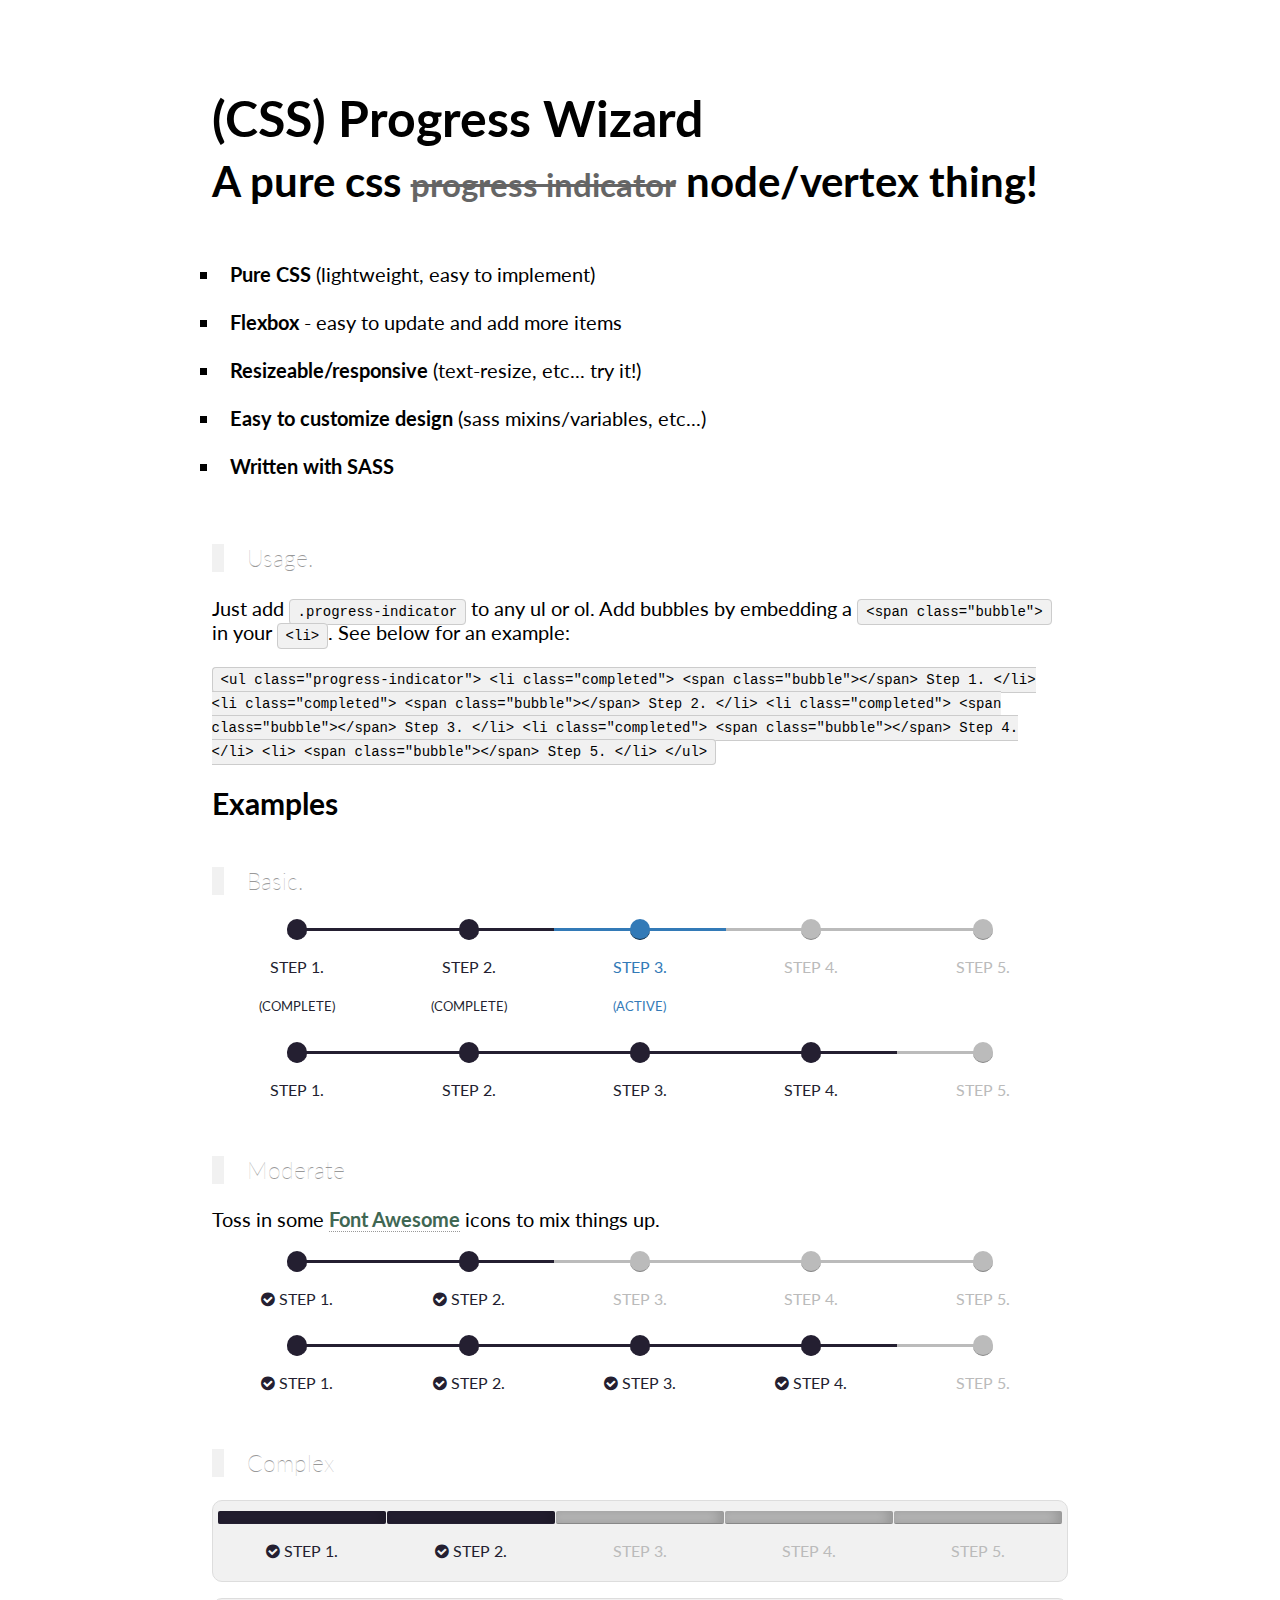
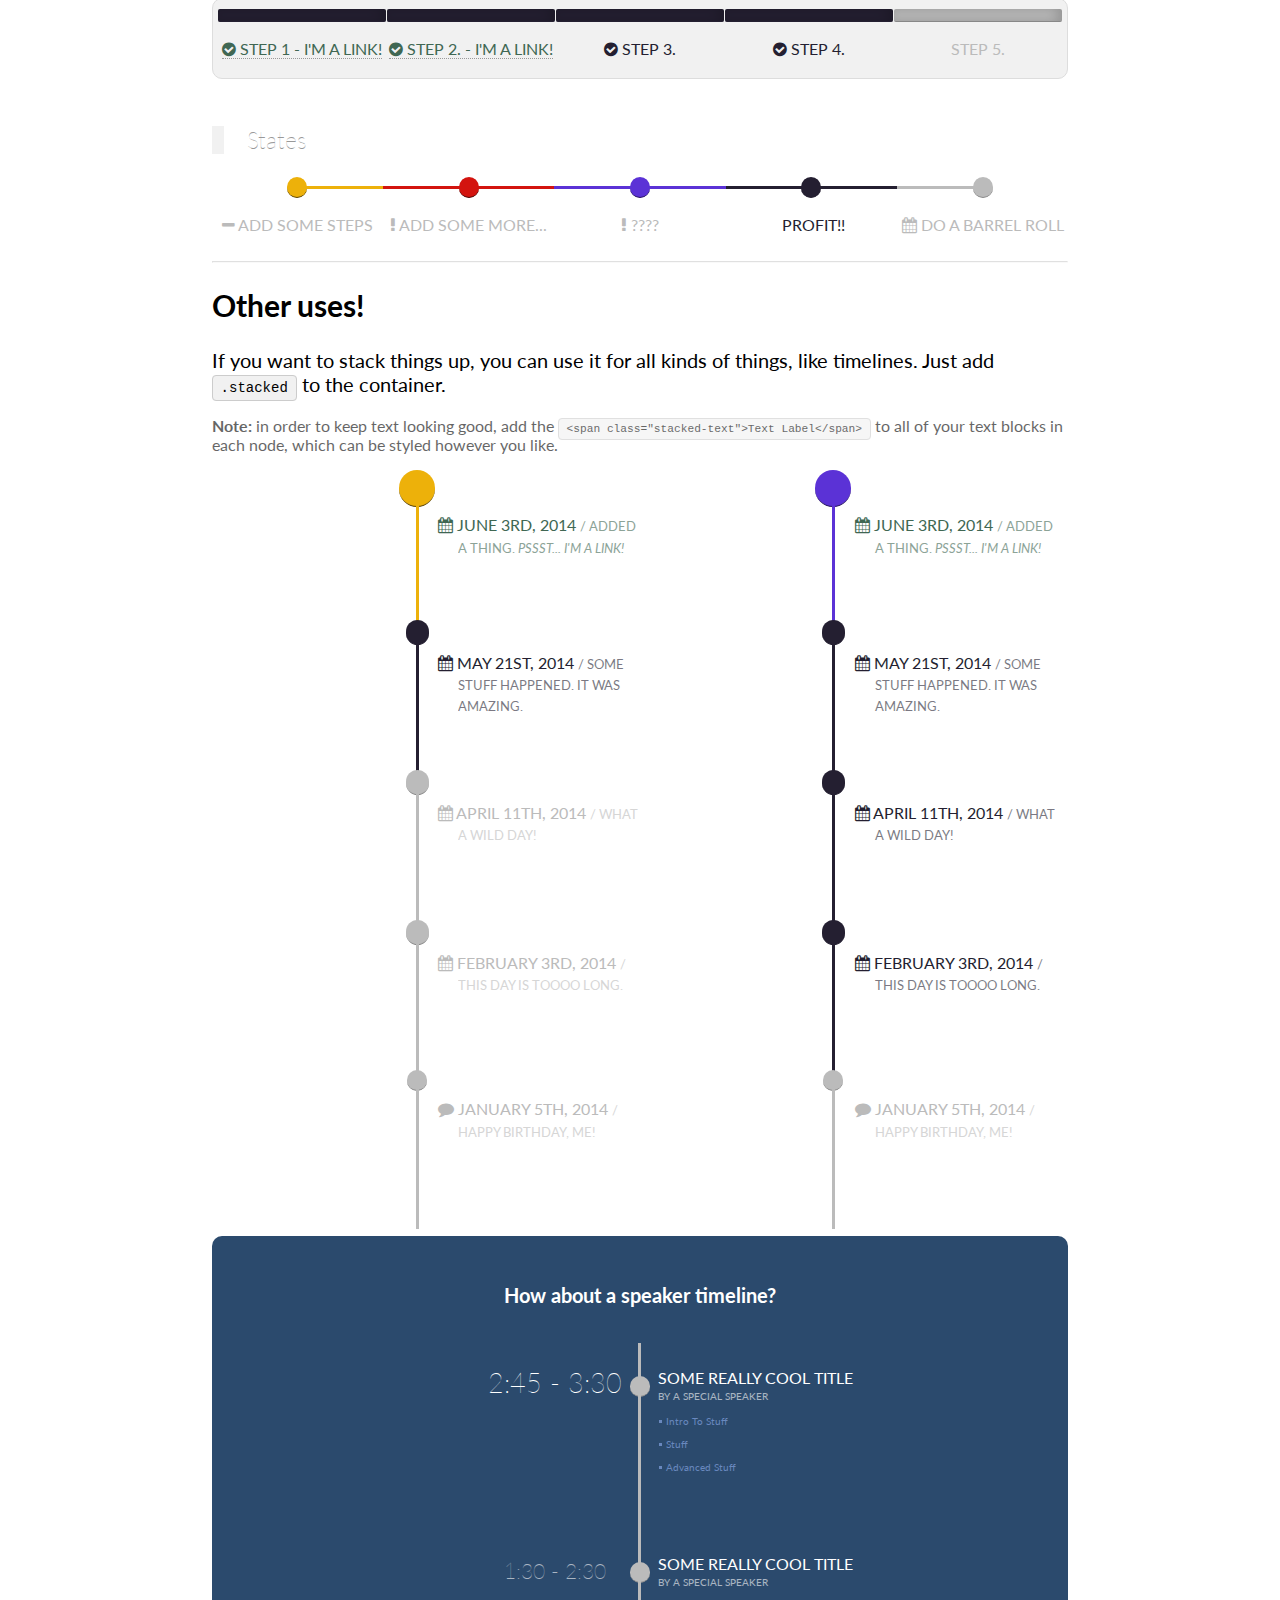
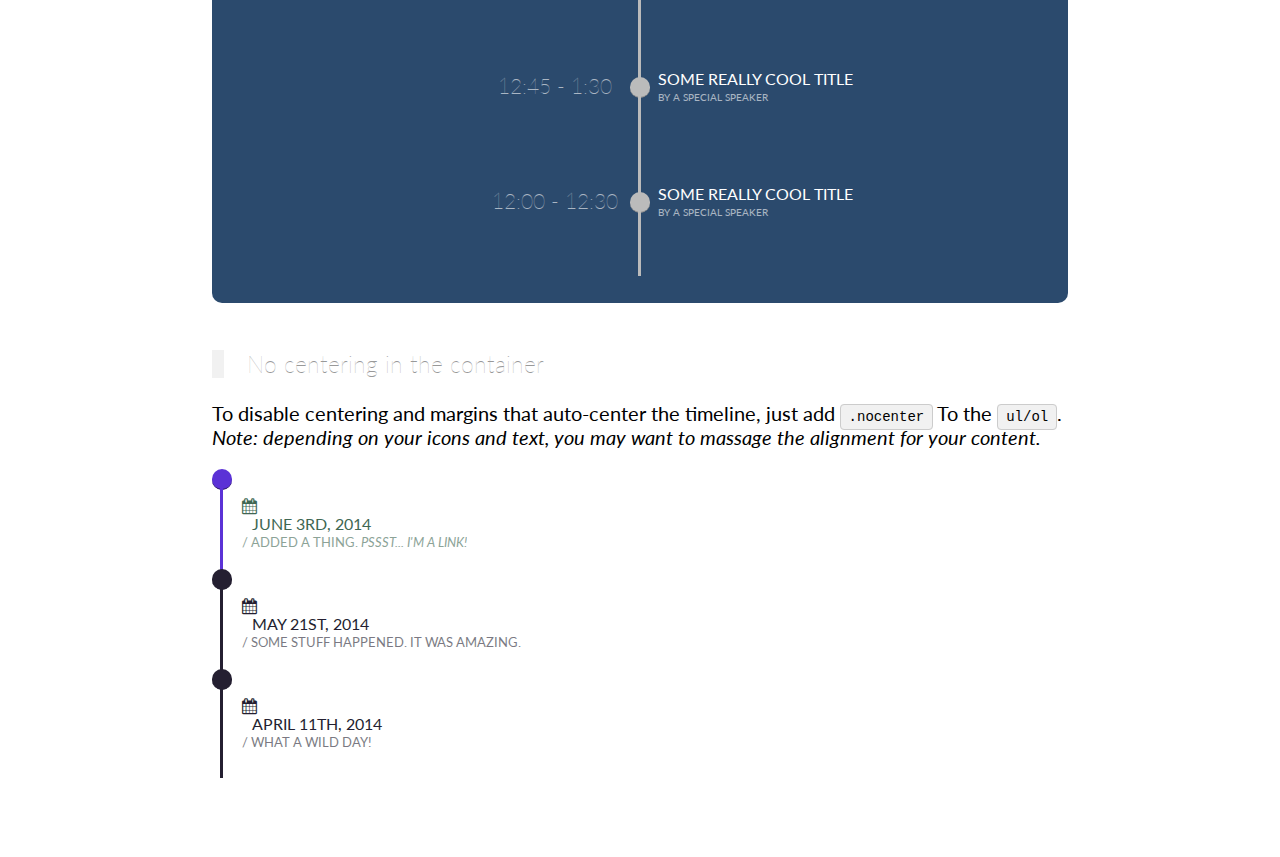
<file: public/stylesheets/css-progress-wizard-master/index.html>
<!DOCTYPE html>
<html lang="en">
<head>
    <meta charset="utf-8" />
    <meta name="viewport" content="width=device-width, minimum-scale=1, initial-scale=1, maximum-scale=1">
    <title>CSS Progress wizard</title>
    <!--stylesheets-->
    <link href='http://fonts.googleapis.com/css?family=Lato:300,400,700,300italic,400italic,700italic' rel='stylesheet' type='text/css'>
    <link href="//netdna.bootstrapcdn.com/font-awesome/4.1.0/css/font-awesome.min.css" rel="stylesheet">
    <link href="css/progress-wizard.min.css" rel="stylesheet">
    <style>
    body {
        font-family: 'Lato', sans-serif;
        font-size: 20px;
        padding: 20px;
    }
    .container {
        width: 70%;
        margin: 3em auto;
    }
    a {
        color: #406753;
        text-decoration: none;
        border-bottom: 1px dotted #999;
    }
    a:hover {
        color: black;
        border-color: black;
    }
    hr {
        opacity: 0.3;
    }
    h1 {
        font-size: 50px;
    }
    h3 {
        border-left: 12px solid #f1f1f1;
        text-indent: 1em;
        color: #999;
        margin-top: 2em;
        font-weight: 100;
    }
    ul {
        margin: 0;
        padding: 0.4em;
        list-style-type: square;
    }
    li {
        padding-left: 0.5em;
        line-height: 2.4em;
    }
    code {
        font-family: Monaco, Consolas, "Lucida Console", monospace;
        background-color: #f1f1f1;
        font-size: 70%;
        padding: 4px 8px;
        border-radius: 4px;
        border: 1px solid #ccc;
    }
    .subdued {
        font-size: 80%;
        opacity: 0.6;
    }

    /* A totally custom override */

    .progress-indicator.custom-complex {
        background-color: #f1f1f1;
        padding: 10px 5px;
        border: 1px solid #ddd;
        border-radius: 10px;
    }
    .progress-indicator.custom-complex > li .bubble {
        height: 12px;
        width: 99%;
        border-radius: 2px;
        box-shadow: inset -5px 0 12px rgba(0, 0, 0, 0.2);
    }
    .progress-indicator.custom-complex > li .bubble:before,
    .progress-indicator.custom-complex > li .bubble:after {
        display: none;
    }

    /* Demo for vertical bars */

    .progress-indicator.stepped.stacked {
        width: 48%;
        display: inline-block;
    }
    .progress-indicator.stepped.stacked > li {
        height: 150px;
    }
    .progress-indicator.stepped.stacked > li .bubble {
        padding: 0.1em;
    }
    .progress-indicator.stepped.stacked > li:first-of-type .bubble {
        padding: 0.5em;
    }
    .progress-indicator.stepped.stacked > li:last-of-type .bubble {
        padding: 0em;
    }

    /* Nocenter */

    .progress-indicator.nocenter.stacked > li {
        min-height: 100px;
    }
    .progress-indicator.nocenter.stacked > li span {
        display: block;
    }

    /* Demo for Timeline vertical bars */

    #timeline-speaker-example {
        background-color: #2b4a6d;
        color: white;
        padding: 1em 2em;
        text-align: center;
        border-radius: 10px;
    }
    #timeline-speaker-example .progress-indicator {
        width: 100%;
    }
    #timeline-speaker-example .bubble {
        padding: 0;
    }
    #timeline-speaker-example .progress-indicator > li {
        color: white;
    }
    #timeline-speaker-example .time {
        position: relative;
        left: -80px;
        top: 30px;
        font-size: 130%;
        text-align: right;
        opacity: 0.6;
        font-weight: 100;
    }
    #timeline-speaker-example .current-time .time {
        font-size: 170%;
        opacity: 1;
    }
    #timeline-speaker-example .stacked-text {
        top: -37px;
        left: -50px;
    }
    #timeline-speaker-example .subdued {
        font-size: 10px;
        display: block;
    }
    #timeline-speaker-example > li:hover {
        color: #ff3d54;
    }
    #timeline-speaker-example > li:hover .bubble,
    #timeline-speaker-example > li:hover .bubble:before,
    #timeline-speaker-example > li:hover .bubble:after {
        background-color: #ff3d54;
    }
    #timeline-speaker-example .current-time .sub-info {
        font-size: 60%;
        line-height: 0.2em;
        text-transform: capitalize;
        color: #6988be;
    }
    @media handheld, screen and (max-width: 400px) {
        .container {
            margin: 0;
            width: 100%;
        }
        .progress-indicator.stacked {
            display: block;
            width: 100%;
        }
        .progress-indicator.stacked > li {
            height: 80px;
        }
    }
    </style>
</head>
<body>
    <div class="container">
        <h1>
            (CSS) Progress Wizard <br>
            <small>A pure css <del class="subdued">progress indicator</del> node/vertex thing!</small>
        </h1>
        <ul>
            <li><strong>Pure CSS</strong> (lightweight, easy to implement)</li>
            <li><strong>Flexbox</strong> - easy to update and add more items</li>
            <li><strong>Resizeable/responsive </strong>(text-resize, etc... try it!)</li>
            <li><strong>Easy to customize design</strong> (sass mixins/variables, etc...)</li>
            <li><strong>Written with SASS</strong></li>
        </ul>
        <h3>Usage.</h3>
        <p>Just add <code>.progress-indicator</code> to any ul or ol. Add bubbles by embedding a <code>&lt;span class="bubble"&gt;</code> in your <code>&lt;li&gt;</code>. See below for an example:</p>
        <code>
            &lt;ul class="progress-indicator"&gt;
                &lt;li class="completed"&gt;
                    &lt;span class="bubble"&gt;&lt;/span&gt;
                    Step 1.
                &lt;/li&gt;
                &lt;li class="completed"&gt;
                    &lt;span class="bubble"&gt;&lt;/span&gt;
                    Step 2.
                &lt;/li&gt;
                &lt;li class="completed"&gt;
                    &lt;span class="bubble"&gt;&lt;/span&gt;
                    Step 3.
                &lt;/li&gt;
                &lt;li class="completed"&gt;
                    &lt;span class="bubble"&gt;&lt;/span&gt;
                    Step 4.
                &lt;/li&gt;
                &lt;li&gt;
                    &lt;span class="bubble"&gt;&lt;/span&gt;
                    Step 5.
                &lt;/li&gt;
            &lt;/ul&gt;
        </code>
        <h2>Examples</h2>
        <h3>Basic.</h3>
        <ul class="progress-indicator">
            <li class="completed">
                <span class="bubble"></span>
                Step 1. <br><small>(complete)</small>
            </li>
            <li class="completed">
                <span class="bubble"></span>
                Step 2. <br><small>(complete)</small>
            </li>
            <li class="active">
                <span class="bubble"></span>
                Step 3. <br><small>(active)</small>
            </li>
            <li>
                <span class="bubble"></span>
                Step 4.
            </li>
            <li>
                <span class="bubble"></span>
                Step 5.
            </li>
        </ul>
        <ul class="progress-indicator">
            <li class="completed">
                <span class="bubble"></span>
                Step 1.
            </li>
            <li class="completed">
                <span class="bubble"></span>
                Step 2.
            </li>
            <li class="completed">
                <span class="bubble"></span>
                Step 3.
            </li>
            <li class="completed">
                <span class="bubble"></span>
                Step 4.
            </li>
            <li>
                <span class="bubble"></span>
                Step 5.
            </li>
        </ul>

        <h3>Moderate</h3>
        <p>Toss in some <a href="http://fortawesome.github.io/Font-Awesome/"><strong>Font Awesome</strong></a> icons to mix things up.</p>
        <ul class="progress-indicator">
            <li class="completed">
                <span class="bubble"></span>
                <i class="fa fa-check-circle"></i>
                Step 1.
            </li>
            <li class="completed">
                <span class="bubble"></span>
                <i class="fa fa-check-circle"></i>
                Step 2.
            </li>
            <li>
                <span class="bubble"></span>
                Step 3.
            </li>
            <li>
                <span class="bubble"></span>
                Step 4.
            </li>
            <li>
                <span class="bubble"></span>
                Step 5.
            </li>
        </ul>
        <ul class="progress-indicator">
            <li class="completed">
                <span class="bubble"></span>
                <i class="fa fa-check-circle"></i>
                Step 1.
            </li>
            <li class="completed">
                <span class="bubble"></span>
                <i class="fa fa-check-circle"></i>
                Step 2.
            </li>
            <li class="completed">
                <span class="bubble"></span>
                <i class="fa fa-check-circle"></i>
                Step 3.
            </li>
            <li class="completed">
                <span class="bubble"></span>
                <i class="fa fa-check-circle"></i>
                Step 4.
            </li>
            <li>
                <span class="bubble"></span>
                Step 5.
            </li>
        </ul>

        <h3>Complex</h3>
        <ul class="progress-indicator custom-complex">
            <li class="completed">
                <span class="bubble"></span>
                <i class="fa fa-check-circle"></i>
                Step 1.
            </li>
            <li class="completed">
                <span class="bubble"></span>
                <i class="fa fa-check-circle"></i>
                Step 2.
            </li>
            <li>
                <span class="bubble"></span>
                Step 3.
            </li>
            <li>
                <span class="bubble"></span>
                Step 4.
            </li>
            <li>
                <span class="bubble"></span>
                Step 5.
            </li>
        </ul>
        <ul class="progress-indicator custom-complex">
            <li class="completed">
                <a href="#">
                    <span class="bubble"></span>
                    <i class="fa fa-check-circle"></i>
                    Step 1 - I'm a link!
                </a>
            </li>
            <li class="completed">
                <a href="#">
                    <span class="bubble"></span>
                    <i class="fa fa-check-circle"></i>
                    Step 2. - I'm a link!
                </a>
            </li>
            <li class="completed">
                <span class="bubble"></span>
                <i class="fa fa-check-circle"></i>
                Step 3.
            </li>
            <li class="completed">
                <span class="bubble"></span>
                <i class="fa fa-check-circle"></i>
                Step 4.
            </li>
            <li>
                <span class="bubble"></span>
                Step 5.
            </li>
        </ul>
        <h3>States</h3>
        <ul class="progress-indicator">
            <li class="warning">
                <span class="bubble"></span><span class="fa fa-minus"></span>
                Add some steps
            </li>
            <li class="danger">
                <span class="bubble"></span><span class="fa fa-exclamation"></span> Add some more...
            </li>

            <li class="info">
                <span class="bubble"></span><span class="fa fa-exclamation"></span> ????
            </li>
            <li class="completed">
                <span class="bubble"></span><span class="fa fa-time"></span> PROFIT!!
            </li>
            <li>
                <span class="bubble"></span><span class="fa fa-calendar"></span> Do a barrel roll
            </li>
        </ul>
        <hr>
        <h2>Other uses!</h2>
        <p>If you want to stack things up, you can use it for all kinds of things, like timelines. Just add <code>.stacked</code> to the container.</p>
        <p class="subdued"><strong>Note: </strong> in order to keep text looking good, add the <code>&lt;span class="stacked-text"&gt;Text Label&lt;/span&gt;</code> to all of your text blocks in each node, which can be styled however you like.</p>
        <ul class="progress-indicator stepped stacked">
            <li class="completed warning">
                <a href="#">
                    <span class="bubble"></span>
                    <span class="stacked-text">
                        <span class="fa fa-calendar"></span> June 3rd, 2014
                        <span class="subdued">/ Added a thing. <em>Pssst... I'm a link!</em></span>
                    </span>
                </a>
            </li>
            <li class="completed">
                <span class="bubble"></span>
                <span class="stacked-text">
                    <span class="fa fa-calendar"></span> May 21st, 2014
                    <span class="subdued">/ Some stuff happened. It was amazing.</span>
                </span>
            </li>
            <li>
                <span class="bubble"></span>
                <span class="stacked-text">
                    <span class="fa fa-calendar"></span> April 11th, 2014
                    <span class="subdued">/ What a wild day!</span>
                </span>
            </li>
            <li>
                <span class="bubble"></span>
                <span class="stacked-text">
                    <span class="fa fa-calendar"></span> February 3rd, 2014
                    <span class="subdued">/ This day is toooo long.</span>
                </span>
            </li>
            <li>
                <span class="bubble"></span>
                <span class="stacked-text">
                    <span class="fa fa-comment"></span> January 5th, 2014
                    <span class="subdued">/ Happy birthday, me!</span>
                </span>
            </li>
        </ul>
        <ul class="progress-indicator stepped stacked">
            <li class="completed info">
                <a href="#">
                    <span class="bubble"></span>
                    <span class="stacked-text">
                        <span class="fa fa-calendar"></span> June 3rd, 2014
                        <span class="subdued">/ Added a thing. <em>Pssst... I'm a link!</em></span>
                    </span>
                </a>
            </li>
            <li class="completed">
                <span class="bubble"></span>
                <span class="stacked-text">
                    <span class="fa fa-calendar"></span> May 21st, 2014
                    <span class="subdued">/ Some stuff happened. It was amazing.</span>
                </span>
            </li>
            <li class="completed">
                <span class="bubble"></span>
                <span class="stacked-text">
                    <span class="fa fa-calendar"></span> April 11th, 2014
                    <span class="subdued">/ What a wild day!</span>
                </span>
            </li>
            <li class="completed">
                <span class="bubble"></span>
                <span class="stacked-text">
                    <span class="fa fa-calendar"></span> February 3rd, 2014
                    <span class="subdued">/ This day is toooo long.</span>
                </span>
            </li>
            <li>
                <span class="bubble"></span>
                <span class="stacked-text">
                    <span class="fa fa-comment"></span> January 5th, 2014
                    <span class="subdued">/ Happy birthday, me!</span>
                </span>
            </li>
        </ul>

        <div id="timeline-speaker-example">
            <h4>How about a speaker timeline?</h4>
            <ul class="progress-indicator stacked dark">
                <li class="current-time">
                    <span class="time">2:45 - 3:30</span>
                    <span class="bubble"></span>
                    <span class="stacked-text">
                        Some really cool title
                        <span class="subdued">By a special speaker</span>
                        <span class="sub-info">
                            <ul>
                                <li>Intro to stuff</li>
                                <li>Stuff</li>
                                <li>Advanced Stuff</li>
                            </ul>
                        </span>
                    </span>
                </li>
                <li>
                    <span class="time">1:30 - 2:30</span>
                    <span class="bubble"></span>
                    <span class="stacked-text">
                        Some really cool title
                        <span class="subdued">By a special speaker</span>
                    </span>
                </li>
                <li>
                    <span class="time">12:45 - 1:30</span>
                    <span class="bubble"></span>
                    <span class="stacked-text">
                        Some really cool title
                        <span class="subdued">By a special speaker</span>
                    </span>
                </li>
                <li>
                    <span class="time">12:00 - 12:30</span>
                    <span class="bubble"></span>
                    <span class="stacked-text">
                        Some really cool title
                        <span class="subdued">By a special speaker</span>
                    </span>
                </li>
            </ul>
        </div>

        <h3>No centering in the container</h3>
        <p>To disable centering and margins that auto-center the timeline, just add <code>.nocenter</code> To the <code>ul/ol</code>. <em>Note: depending on your icons and text, you may want to massage the alignment for your content.</em></p>
        <ul class="progress-indicator nocenter stacked">
            <li class="completed info">
                <a href="#">
                    <span class="bubble"></span>
                    <span class="stacked-text">
                        <span class="fa fa-calendar"></span> June 3rd, 2014
                        <span class="subdued">/ Added a thing. <em>Pssst... I'm a link!</em></span>
                    </span>
                </a>
            </li>
            <li class="completed">
                <span class="bubble"></span>
                <span class="stacked-text">
                    <span class="fa fa-calendar"></span> May 21st, 2014
                    <span class="subdued">/ Some stuff happened. It was amazing.</span>
                </span>
            </li>
            <li class="completed">
                <span class="bubble"></span>
                <span class="stacked-text">
                    <span class="fa fa-calendar"></span> April 11th, 2014
                    <span class="subdued">/ What a wild day!</span>
                </span>
            </li>
        </ul>
    </div>

</body>
</html>
</file>
<file: public/stylesheets/css-progress-wizard-master/css/progress-wizard.min.css>
.flexer,.progress-indicator{
    display:-webkit-box;
    display:-moz-box;
    display:-ms-flexbox;
    display:-webkit-flex;
    display:flex
}
.no-flexer,.progress-indicator.stacked{
    display:block
}
.no-flexer-element{
    -ms-flex:0;
    -webkit-flex:0;
    -moz-flex:0;
    flex:0
}
.flexer-element,.progress-indicator>li{
    -ms-flex:1;
    -webkit-flex:1;
    -moz-flex:1;
    flex:1
}
.progress-indicator{
    margin:0 0 1em;
    padding:0;
    font-size:80%;
    text-transform:uppercase
}
.progress-indicator>li{
    list-style:none;
    text-align:center;
    width:auto;
    padding:0;
    margin:0;
    position:relative;
    text-overflow:ellipsis;
    color:#bbb;
    display:block
}
.progress-indicator>li:hover{
    color:#6f6f6f
}
.progress-indicator>li.completed,.progress-indicator>li.completed .bubble{
    color:#241f31
}
.progress-indicator>li .bubble{
    border-radius:1000px;
    width:20px;
    height:20px;
    background-color:#bbb;
    display:block;
    margin:0 auto .5em;
    border-bottom:1px solid #888
}
.progress-indicator>li .bubble:after,.progress-indicator>li .bubble:before{
    display:block;
    position:absolute;
    top:9px;
    width:100%;
    height:3px;
    content:'';
    background-color:#bbb
}
.progress-indicator>li.completed .bubble,.progress-indicator>li.completed .bubble:after,.progress-indicator>li.completed .bubble:before{
    background-color:#241f31;
    border-color:#241f31
}
.progress-indicator>li .bubble:before{
    left:0
}
.progress-indicator>li .bubble:after{
    right:0
}
.progress-indicator>li:first-child .bubble:after,.progress-indicator>li:first-child .bubble:before{
    width:50%;
    margin-left:50%
}
.progress-indicator>li:last-child .bubble:after,.progress-indicator>li:last-child .bubble:before{
    width:50%;
    margin-right:50%
}
.progress-indicator>li.active,.progress-indicator>li.active .bubble{
    color:#337AB7
}
.progress-indicator>li.active .bubble,.progress-indicator>li.active .bubble:after,.progress-indicator>li.active .bubble:before{
    background-color:#337AB7;
    border-color:#122a3f
}
.progress-indicator>li a:hover .bubble,.progress-indicator>li a:hover .bubble:after,.progress-indicator>li a:hover .bubble:before{
    background-color:#5671d0;
    border-color:#1f306e
}
.progress-indicator>li a:hover .bubble{
    color:#5671d0
}
.progress-indicator>li.danger .bubble,.progress-indicator>li.danger .bubble:after,.progress-indicator>li.danger .bubble:before{
    background-color:#d3140f;
    border-color:#440605
}
.progress-indicator>li.danger .bubble{
    color:#d3140f
}
.progress-indicator>li.warning .bubble,.progress-indicator>li.warning .bubble:after,.progress-indicator>li.warning .bubble:before{
    background-color:#edb10a;
    border-color:#5a4304
}
.progress-indicator>li.warning .bubble{
    color:#edb10a
}
.progress-indicator>li.info .bubble,.progress-indicator>li.info .bubble:after,.progress-indicator>li.info .bubble:before{
    background-color:#5b32d6;
    border-color:#25135d
}
.progress-indicator>li.info .bubble{
    color:#5b32d6
}
.progress-indicator.stacked>li{
    text-indent:-10px;
    text-align:center;
    display:block
}
.progress-indicator.stacked>li .bubble:after,.progress-indicator.stacked>li .bubble:before{
    left:50%;
    margin-left:-1.5px;
    width:3px;
    height:100%
}
.progress-indicator.stacked .stacked-text{
    position:relative;
    z-index:10;
    top:0;
    margin-left:60%!important;
    width:45%!important;
    display:inline-block;
    text-align:left;
    line-height:1.2em
}
.progress-indicator.stacked>li a{
    border:none
}
.progress-indicator.stacked.nocenter>li .bubble{
    margin-left:0;
    margin-right:0
}
.progress-indicator.stacked.nocenter>li .bubble:after,.progress-indicator.stacked.nocenter>li .bubble:before{
    left:10px
}
.progress-indicator.stacked.nocenter .stacked-text{
    width:auto!important;
    display:block;
    margin-left:40px!important
}
@media handheld,screen and (max-width:400px){
    .progress-indicator{
        font-size:60%
    }
}
</file>
